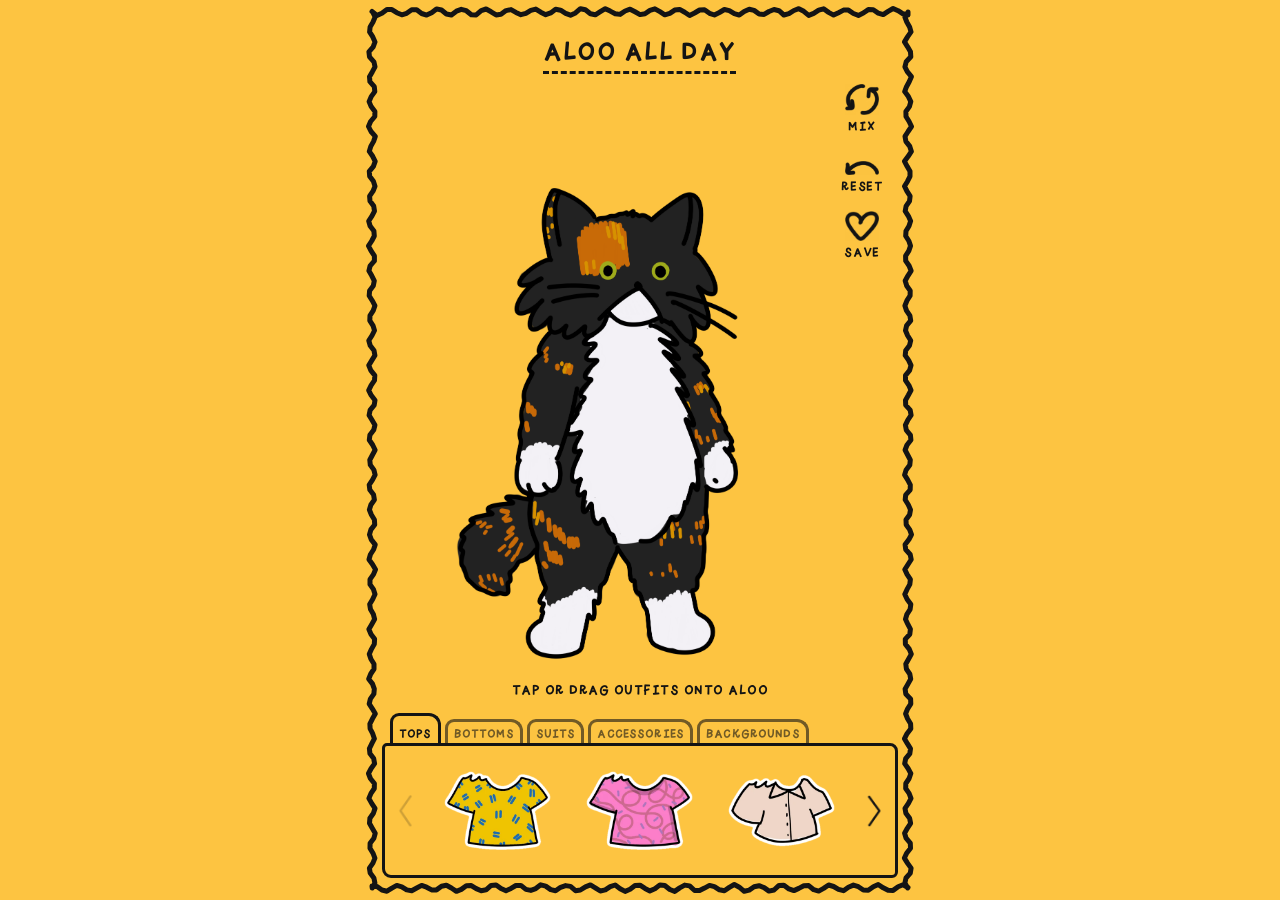
<file: index.html>
<!DOCTYPE html>
<html lang="en">
<head>
  <meta charset="utf-8">
  <!-- viewport-fit=cover lets us use the full screen on notched phones;
       the CSS adds safe-area padding so nothing hides behind the notch. -->
  <meta name="viewport" content="width=device-width, initial-scale=1, maximum-scale=1, user-scalable=no, viewport-fit=cover">
  <title>Aloo All Day</title>
  <meta name="description" content="Aloo All Day - dress up Aloo the cat!">
  <meta name="theme-color" content="#fdc441">
  <meta name="apple-mobile-web-app-capable" content="yes">
  <meta name="mobile-web-app-capable" content="yes">
  <link rel="manifest" href="manifest.webmanifest">
  <link rel="icon" href="assets/icon.png">
  <link rel="apple-touch-icon" href="assets/icon.png">
  <link rel="preload" href="assets/fonts/SoofSans.otf" as="font" type="font/otf" crossorigin>
  <link rel="stylesheet" href="css/style.css">
</head>
<body>
  <!-- Full-screen background pictures go here (behind everything) -->
  <div class="backdrop" id="backdrop" aria-hidden="true"></div>

  <div class="app">

    <!-- Hand-wobbly border, drawn by game.js so it fits any screen -->
    <div class="frame" id="frame" aria-hidden="true"><svg><path/></svg></div>

    <!-- ===== TITLE (edit the words here; the dashed underline is the span) ===== -->
    <header class="title">
      <h1><span class="u-dash">Aloo All Day</span></h1>
    </header>

    <!-- ===== STAGE: Aloo + her outfit ===== -->
    <main class="stage-area" id="stage-area">
      <div class="stage" id="stage">
        <!-- All clothing layers are added into #layers by game.js -->
        <div class="layers" id="layers">
          <img class="layer base on" id="aloo" src="assets/aloo.png" alt="Aloo the cat" draggable="false">
        </div>
      </div>

      <!-- Buttons down the right-hand side. Pictures live in assets/ui/ -->
      <div class="tools">
        <button class="tool" id="btn-random" type="button" aria-label="Mix: random outfit"><img src="assets/ui/mix.png" alt=""><span>Mix</span></button>
        <button class="tool" id="btn-reset"  type="button" aria-label="Reset: take everything off"><img src="assets/ui/reset.png" alt=""><span>Reset</span></button>
        <button class="tool" id="btn-save"   type="button" aria-label="Save picture of Aloo"><img src="assets/ui/save.png" alt=""><span>Save</span></button>
      </div>

      <p class="hint" id="hint">Tap or drag outfits onto Aloo</p>
      <div class="toast" id="toast" role="status" aria-live="polite"></div>
    </main>

    <!-- ===== DOCK: section labels + carousel ===== -->
    <footer class="dock">
      <nav class="sections" id="sections" aria-label="Sections"></nav>
      <div class="carousel-wrap">
        <button class="arrow" id="prev" type="button" aria-label="Previous items"><img src="assets/ui/prev.png" alt=""></button>
        <div class="carousel" id="tray" role="group" aria-label="Clothes"></div>
        <button class="arrow" id="next" type="button" aria-label="Next items"><img src="assets/ui/next.png" alt=""></button>
      </div>
    </footer>

  </div>

  <script src="js/config.js"></script>
  <script src="js/game.js"></script>
</body>
</html>
</file>
<file: css/style.css>
/* ==========================================================================
   style.css — mobile first. Colours and the font are set at the top.
   ========================================================================== */

@font-face {
  font-family: "Soof Sans";
  src: url("../assets/fonts/SoofSans.otf") format("opentype");
  font-display: swap;
}

:root {
  --bg:       #fdc441;   /* the yellow */
  --ink:      #141414;   /* the black of the drawings (turns white on dark backgrounds) */
  --black:    #141414;   /* always black: used for the pop-up message */
  --ratio:    0.5942;    /* Aloo's width / height. game.js sets this from aloo.png automatically */
  --car-h:    clamp(88px, 15dvh, 140px);   /* height of the carousel */
  --zoom:     1.15;      /* how big Aloo is on screen. Her PNG has empty margins, so >1 is fine. Raise to make her bigger */
  --tap:      48px;      /* minimum tap target (>= 44px) */
}

* { box-sizing: border-box; }

/* ---- Lock the page: no scrolling, no pull-to-refresh, no text selection ---- */
html, body {
  margin: 0;
  height: 100%;
  overflow: hidden;
  overscroll-behavior: none;
  touch-action: manipulation;          /* removes double-tap zoom */
  -webkit-user-select: none;
  user-select: none;
  -webkit-touch-callout: none;         /* no "save image" popup on long press (iOS) */
  -webkit-tap-highlight-color: transparent;
}
body {
  position: fixed;                     /* stops iOS rubber-banding */
  inset: 0;
  background: var(--bg);
  color: var(--ink);
  font-family: "Soof Sans", ui-rounded, system-ui, sans-serif;
}
img { -webkit-user-drag: none; }
button { font: inherit; color: inherit; }

/* ---- Full-screen background pictures (behind everything) ---- */
.backdrop { position: fixed; inset: 0; z-index: 0; pointer-events: none; }
.backdrop .layer { object-fit: cover; }

/* ---- Overall layout: a phone-shaped column, centred on big screens ---- */
.app {
  position: relative;
  z-index: 1;                          /* above the backdrop */
  height: 100vh;                       /* fallback */
  height: 100dvh;                      /* dynamic viewport: ignores browser toolbars */
  max-width: 560px;
  margin: 0 auto;
  display: flex;
  flex-direction: column;
  /* 22px = room inside the wobbly border; env() = notches and home bar */
  padding: calc(22px + env(safe-area-inset-top)) calc(22px + env(safe-area-inset-right))
           calc(22px + env(safe-area-inset-bottom)) calc(22px + env(safe-area-inset-left));
}

/* ---- The wobbly border ---- */
.frame {
  position: absolute;
  inset: calc(8px + env(safe-area-inset-top)) calc(8px + env(safe-area-inset-right))
         calc(8px + env(safe-area-inset-bottom)) calc(8px + env(safe-area-inset-left));
  pointer-events: none;
}
.frame svg { width: 100%; height: 100%; overflow: visible; }
.frame path { fill: none; stroke: var(--ink); stroke-width: 5; stroke-linecap: round; stroke-linejoin: round; }

/* ---- Title ---- */
.title { flex: none; padding: 6px 4px 0; text-align: center; }
.title h1 {
  margin: 0;
  font-weight: normal;
  font-size: clamp(20px, 6.2vw, 32px);
  line-height: 1.5;
  text-transform: uppercase;
  letter-spacing: .02em;
}
/* The hand-drawn dashed underline under the title */
.u-dash { text-decoration: underline dashed 3px; text-underline-offset: 8px; }

/* ---- Stage ---- */
.stage-area {
  position: relative;
  flex: 1 1 0;
  min-height: 0;
  container-type: size;                /* lets .stage measure its parent */
  display: grid;
  place-items: center;
}
/* The stage has the same shape as aloo.png and is the biggest one that fits. */
.stage {
  /* As tall as fits, times --zoom. The empty margins around Aloo in her PNG are transparent,
     so it is fine for the stage to spill a little past the box (capped so it never gets silly). */
  width: min(calc(100cqw + 120px), calc((100cqh - 16px) * var(--zoom) * var(--ratio)));
  aspect-ratio: var(--ratio);
  position: relative;
  touch-action: none;                  /* nothing on the stage scrolls or zooms */
  /* Aloo's tail pulls her to the left, so nudge the whole stage left to centre her body */
  transform: translateX(-3%);
}
.layers { position: absolute; inset: 0; transform-origin: 50% 80%; }
.layer {
  position: absolute; inset: 0;
  width: 100%; height: 100%;
  pointer-events: none;
  opacity: 0;
  transition: opacity .15s;
}
.layer.on { opacity: 1; }
.layers.bounce { animation: bounce .45s ease-out; }
@keyframes bounce {
  0%   { transform: scale(1); }
  30%  { transform: scale(1.03, .97); }
  60%  { transform: scale(.99, 1.02); }
  100% { transform: scale(1); }
}
/* While dragging, the stage area shows a dashed hand-drawn-ish outline */
.stage-area.drop-ready::after {
  content: ""; position: absolute; inset: 4px;
  border: 4px dashed var(--ink); border-radius: 28px; pointer-events: none;
}

/* ---- Mix / Reset / Save ---- */
.tools {
  position: absolute; top: 2px; right: 8px;
  display: flex; flex-direction: column; gap: 4px;
  z-index: 2;
}
.tool {
  background: none; border: 0; padding: 6px 4px;
  min-width: 56px; min-height: 56px;   /* comfortably above 44px */
  display: flex; flex-direction: column; align-items: center; justify-content: flex-end; gap: 4px;
  cursor: pointer;
  font-size: 16px; text-transform: uppercase; letter-spacing: .03em; line-height: 1;
}
.tool img { width: 34px; height: auto; pointer-events: none; }
.tool:active { transform: scale(.92); }

.hint {
  position: absolute; left: 50%; bottom: 4px; transform: translateX(-50%);
  margin: 0; padding: 4px 14px;
  font-size: 17px; text-transform: uppercase; letter-spacing: .03em;
  white-space: nowrap; pointer-events: none;
  transition: opacity .4s;
}
.hint.gone { opacity: 0; }

.toast {
  position: absolute; left: 50%; top: 40%; transform: translateX(-50%);
  max-width: 80%; padding: 10px 18px;
  background: var(--bg); color: var(--black); border: 4px solid var(--black); border-radius: 22px 30px 24px 28px;
  font-size: 20px; text-transform: uppercase; text-align: center;
  opacity: 0; pointer-events: none; transition: opacity .25s;
}
.toast.show { opacity: 1; }

/* ---- Dock: folder-style tabs on top of the carousel box ---- */
.dock { flex: none; }
.sections {
  display: flex; align-items: flex-end; gap: 4px;
  padding: 0 8px; margin-bottom: -3px;            /* tabs sit on the box's top edge */
  overflow-x: auto; overflow-y: hidden; scrollbar-width: none;
  touch-action: pan-x; overscroll-behavior: contain;
  position: relative; z-index: 1;
}
.sections::-webkit-scrollbar { display: none; }
.section-btn {
  flex: none; position: relative;
  padding: 3px 6px 2px; margin-top: 12px;
  background: none; color: var(--ink);
  border: 3px solid var(--ink); border-bottom: 0;
  border-radius: 9px 12px 0 0;
  font-size: clamp(10px, 2.8vw, 15px); text-transform: uppercase; letter-spacing: .01em; line-height: 1.3;
  cursor: pointer; opacity: .6;
}
/* A bigger invisible tap area (tabs are small to look, but easy to hit) */
.section-btn::after { content: ""; position: absolute; inset: -12px -3px 0; }
/* The tab you're on: taller, full strength, wavy underline (not colour alone) */
.section-btn[aria-current="true"] {
  opacity: 1; margin-top: 4px; padding-top: 9px;
  text-decoration: underline wavy 2px; text-underline-offset: 4px;
}
.section-btn:focus-visible { outline: 4px dashed var(--ink); outline-offset: 2px; }

/* ---- Carousel: all items in one row, three at a time ---- */
.carousel-wrap {
  height: var(--car-h);
  display: flex; align-items: center; gap: 2px;
  border: 3px solid var(--ink);                    /* the box from your sketch */
  border-radius: 5px 8px 6px 9px;
  padding: 0 2px;
}
.arrow {
  flex: none;
  width: 38px; height: 100%; min-height: var(--tap);
  background: none; border: 0; padding: 0; cursor: pointer;
  display: flex; align-items: center; justify-content: center;
}
.arrow img { height: 34px; width: auto; pointer-events: none; }
.arrow:disabled { opacity: .2; cursor: default; }

.carousel {
  flex: 1; min-width: 0; height: 100%;
  display: flex;
  overflow-x: auto; overflow-y: hidden;
  scroll-snap-type: x mandatory;       /* each swipe settles neatly on a whole item */
  touch-action: pan-x;                 /* sideways = scroll, up/down = drag an item out */
  overscroll-behavior: contain;
  -webkit-overflow-scrolling: touch;
  scrollbar-width: none;
}
.carousel::-webkit-scrollbar { display: none; }

.thumb {
  flex: 0 0 33.3333%;                  /* three items visible at once */
  height: 100%;
  position: relative;
  padding: 8px;
  background: none; border: 0; cursor: pointer;
  scroll-snap-align: start;
  touch-action: pan-x;
  display: flex; align-items: center; justify-content: center;
}
.thumb.section-start::before {            /* dotted divider between sections */
  content: ""; position: absolute; left: 0; top: 16%; height: 68%;
  border-left: 3px dotted var(--ink); opacity: .6;
}
.thumb img { width: 100%; max-height: 100%; aspect-ratio: 1; object-fit: contain; pointer-events: none; transition: transform .15s; }
/* Worn: a wobbly hand-drawn ring around it + it grows a little (not colour alone) */
.thumb .ring {
  position: absolute; top: 50%; left: 50%;
  width: calc(100% - 4px); max-width: calc(var(--car-h) - 4px); aspect-ratio: 1;
  border: 4px solid var(--ink);
  border-radius: 52% 48% 55% 45% / 48% 54% 46% 52%;
  transform: translate(-50%, -50%) rotate(-2deg);
  opacity: 0; transition: opacity .15s;
  pointer-events: none;
}
.thumb[aria-pressed="true"] .ring { opacity: 1; }
.thumb[aria-pressed="true"] img { transform: scale(.92); }
.thumb.bounce img { animation: bounce .4s ease-out; }
.thumb:focus-visible, .arrow:focus-visible, .tool:focus-visible {
  outline: 4px dashed var(--ink); outline-offset: 2px;
}

/* The picture that follows your finger while dragging */
.ghost {
  position: fixed; z-index: 100;
  width: 120px; height: 120px;
  margin: -60px 0 0 -60px;
  object-fit: contain;
  pointer-events: none;
  filter: drop-shadow(0 6px 4px rgba(0,0,0,.25));
}

@media (prefers-reduced-motion: reduce) {
  .layers.bounce, .thumb.bounce img { animation: none; }
  .layer, .hint, .toast { transition: none; }
}

/* ==========================================================================
   Dark backgrounds (like Space): game.js adds class "dark" to <body>, and all
   the black drawing turns white so it stays readable.
   ========================================================================== */
body.dark { --ink: #ffffff; }
.dark .tool img, .dark .arrow img { filter: invert(1); }
</file>
